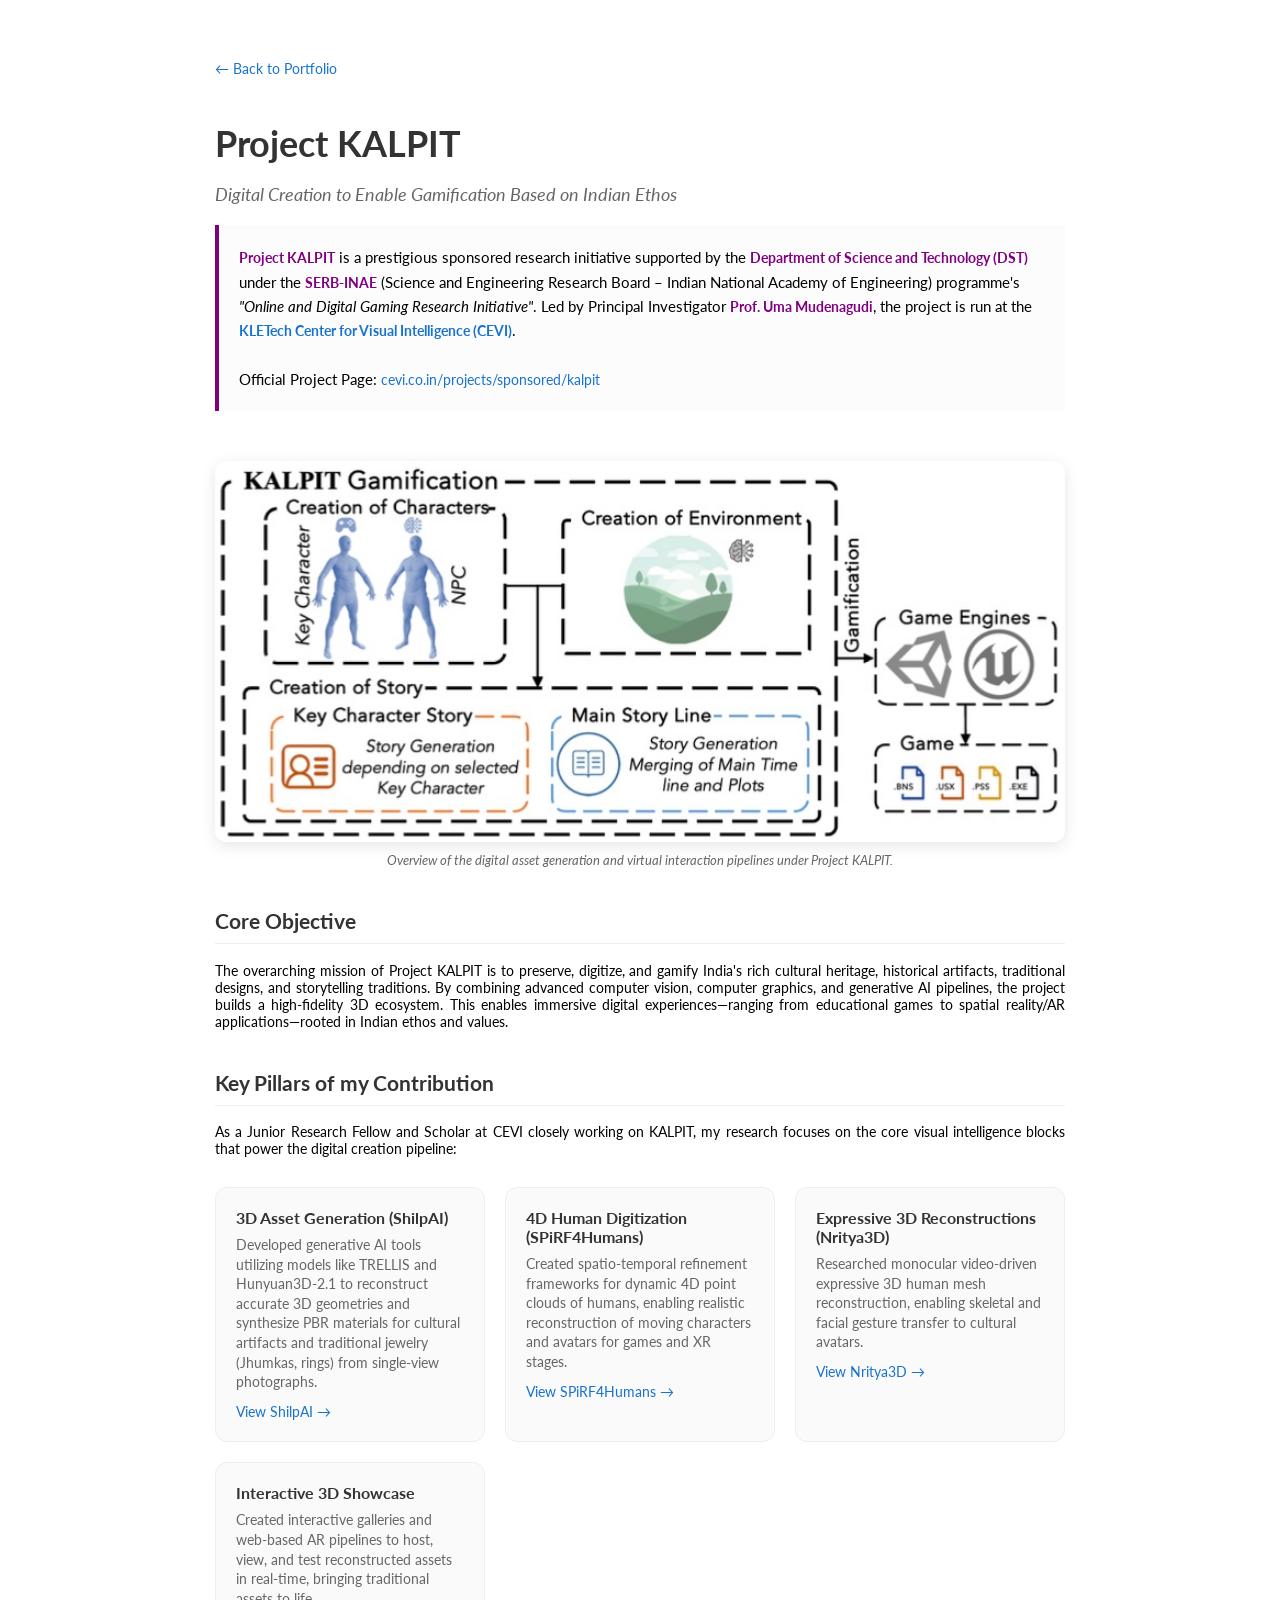
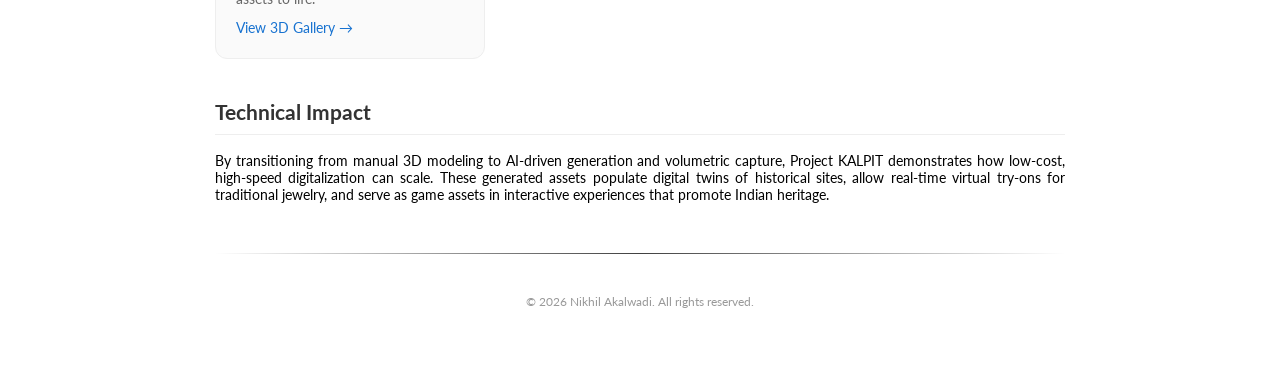
<file: public/projects/kalpit.html>
<!DOCTYPE HTML PUBLIC "-//W3C//DTD HTML 4.01 Transitional//EN">
<html>
<head>
  <meta name="viewport" content="width=device-width, initial-scale=1.0">
  <title>Project KALPIT - Nikhil Akalwadi</title>
  <link rel="icon" href="../images/favicon_io/N.jpeg" type="image/x-icon">
  <link href='https://fonts.googleapis.com/css?family=Lato:400,700,400italic,700italic' rel='stylesheet' type='text/css'>
  <link rel="stylesheet" href="../styles.css">
  <style>
    body {
      display: block;
      padding: 0;
      margin: 0;
      background-color: #ffffff;
      height: auto;
      align-items: center;
    }
    .container {
      max-width: 850px;
      margin: 40px auto;
      padding: 20px;
    }
    .back-link {
      margin-bottom: 20px;
      display: inline-block;
      text-decoration: none;
      color: #1772d0;
    }
    .back-link:hover {
      color: #f09228;
    }
    .project-image {
      width: 100%;
      border-radius: 12px;
      box-shadow: 0 4px 15px rgba(0,0,0,0.1);
      margin: 20px 0;
    }
    .project-context {
      background: #fcfcfc;
      padding: 20px;
      border-left: 4px solid #800080;
      margin-bottom: 30px;
      font-size: 15px;
      line-height: 1.6;
    }
    .project-context strong { color: #800080; }
    .feature-grid {
      display: grid;
      grid-template-columns: repeat(auto-fill, minmax(250px, 1fr));
      gap: 20px;
      margin-top: 30px;
    }
    .feature-card {
      padding: 20px;
      border: 1px solid #eee;
      border-radius: 12px;
      background: #fafafa;
      transition: transform 0.3s ease, box-shadow 0.3s ease;
    }
    .feature-card:hover {
      transform: translateY(-5px);
      box-shadow: 0 8px 16px rgba(0,0,0,0.05);
    }
    .feature-card strong {
      display: block;
      margin-bottom: 8px;
      color: #333;
      font-size: 16px;
    }
    .feature-card p {
      margin: 0;
      font-size: 14px;
      color: #666;
      line-height: 1.4;
    }
    h1 { font-size: 36px; margin-bottom: 10px; color: #333; }
    .tagline { font-style: italic; color: #666; font-size: 18px; margin-bottom: 20px; }
    .section-title { border-bottom: 1px solid #eee; padding-bottom: 10px; margin-top: 40px; color: #333; }
  </style>
</head>
<body>
  <div class="container">
    <a href="../index.html" class="back-link">← Back to Portfolio</a>
    
    <h1>Project KALPIT</h1>
    <p class="tagline">Digital Creation to Enable Gamification Based on Indian Ethos</p>

    <div class="project-context">
      <strong>Project KALPIT</strong> is a prestigious sponsored research initiative supported by the <strong>Department of Science and Technology (DST)</strong> under the <strong>SERB-INAE</strong> (Science and Engineering Research Board – Indian National Academy of Engineering) programme's <em>"Online and Digital Gaming Research Initiative"</em>. Led by Principal Investigator <strong>Prof. Uma Mudenagudi</strong>, the project is run at the <strong><a href="https://cevi.co.in" target="_blank">KLETech Center for Visual Intelligence (CEVI)</a></strong>.
      <br><br>
      Official Project Page: <a href="https://cevi.co.in/projects/sponsored/kalpit" target="_blank">cevi.co.in/projects/sponsored/kalpit</a>
    </div>

    <div class="content">
      <img src="../images/kalpit_overview.jpeg" alt="Project KALPIT Overview" class="project-image">
      <p align="center" style="margin-top: -10px; font-size: 13px; color: #666; font-style: italic;">Overview of the digital asset generation and virtual interaction pipelines under Project KALPIT.</p>

      <h2 class="section-title">Core Objective</h2>
      <p align="justify">
        The overarching mission of Project KALPIT is to preserve, digitize, and gamify India's rich cultural heritage, historical artifacts, traditional designs, and storytelling traditions. By combining advanced computer vision, computer graphics, and generative AI pipelines, the project builds a high-fidelity 3D ecosystem. This enables immersive digital experiences—ranging from educational games to spatial reality/AR applications—rooted in Indian ethos and values.
      </p>

      <h2 class="section-title">Key Pillars of my Contribution</h2>
      <p align="justify">
        As a Junior Research Fellow and Scholar at CEVI closely working on KALPIT, my research focuses on the core visual intelligence blocks that power the digital creation pipeline:
      </p>

      <div class="feature-grid">
        <div class="feature-card">
          <strong>3D Asset Generation (ShilpAI)</strong>
          <p>Developed generative AI tools utilizing models like TRELLIS and Hunyuan3D-2.1 to reconstruct accurate 3D geometries and synthesize PBR materials for cultural artifacts and traditional jewelry (Jhumkas, rings) from single-view photographs.</p>
          <p style="margin-top: 10px; font-size: 12px;"><a href="shilpai.html">View ShilpAI →</a></p>
        </div>

        <div class="feature-card">
          <strong>4D Human Digitization (SPiRF4Humans)</strong>
          <p>Created spatio-temporal refinement frameworks for dynamic 4D point clouds of humans, enabling realistic reconstruction of moving characters and avatars for games and XR stages.</p>
          <p style="margin-top: 10px; font-size: 12px;"><a href="spirf4humans.html">View SPiRF4Humans →</a></p>
        </div>

        <div class="feature-card">
          <strong>Expressive 3D Reconstructions (Nritya3D)</strong>
          <p>Researched monocular video-driven expressive 3D human mesh reconstruction, enabling skeletal and facial gesture transfer to cultural avatars.</p>
          <p style="margin-top: 10px; font-size: 12px;"><a href="nritya3d.html">View Nritya3D →</a></p>
        </div>

        <div class="feature-card">
          <strong>Interactive 3D Showcase</strong>
          <p>Created interactive galleries and web-based AR pipelines to host, view, and test reconstructed assets in real-time, bringing traditional assets to life.</p>
          <p style="margin-top: 10px; font-size: 12px;"><a href="gallery.html">View 3D Gallery →</a></p>
        </div>
      </div>

      <h2 class="section-title">Technical Impact</h2>
      <p align="justify">
        By transitioning from manual 3D modeling to AI-driven generation and volumetric capture, Project KALPIT demonstrates how low-cost, high-speed digitalization can scale. These generated assets populate digital twins of historical sites, allow real-time virtual try-ons for traditional jewelry, and serve as game assets in interactive experiences that promote Indian heritage.
      </p>
    </div>

    <hr class="horizontal-line" style="margin-top: 50px;">
    <p align="center" style="font-size: 12px; color: #999;">&copy; 2026 Nikhil Akalwadi. All rights reserved.</p>
  </div>
</body>
</html>
</file>
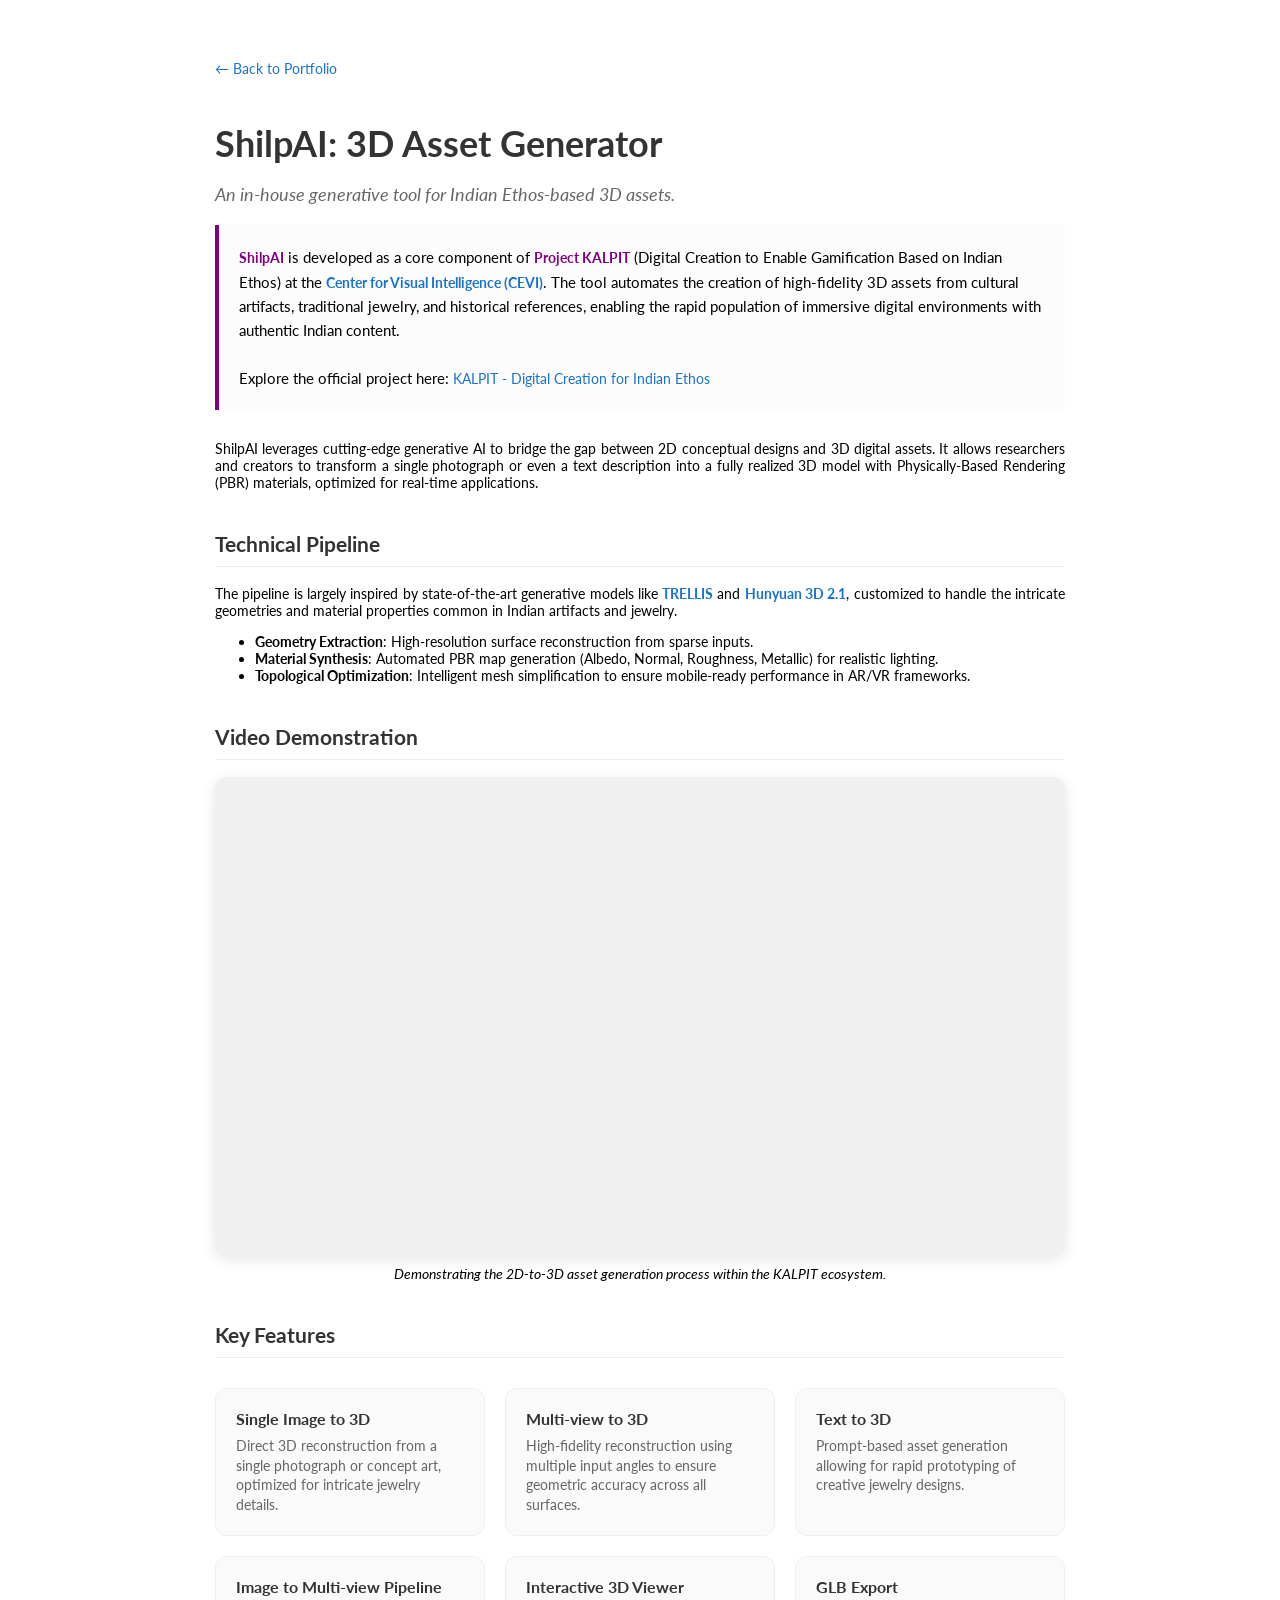
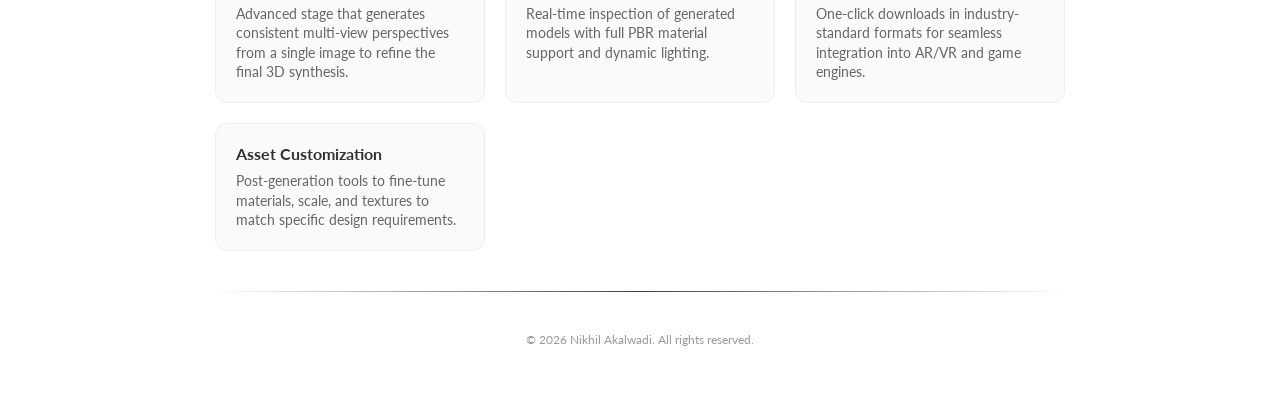
<file: public/projects/shilpai.html>
<!DOCTYPE HTML PUBLIC "-//W3C//DTD HTML 4.01 Transitional//EN">
<html>
<head>
  <meta name="viewport" content="width=device-width, initial-scale=1.0">
  <title>ShilpAI Tool - Nikhil Akalwadi</title>
  <link rel="icon" href="../images/favicon_io/N.jpeg" type="image/x-icon">
  <link href='https://fonts.googleapis.com/css?family=Lato:400,700,400italic,700italic' rel='stylesheet' type='text/css'>
  <link rel="stylesheet" href="../styles.css">
  <style>
    body {
      display: block;
      padding: 0;
      margin: 0;
      background-color: #ffffff;
      height: auto;
      align-items: center;
    }
    .container {
      max-width: 850px;
      margin: 40px auto;
      padding: 20px;
    }
    .back-link {
      margin-bottom: 20px;
      display: inline-block;
      text-decoration: none;
      color: #1772d0;
    }
    .back-link:hover {
      color: #f09228;
    }
    .project-video {
      width: 100%;
      border-radius: 8px;
      box-shadow: 0 4px 15px rgba(0,0,0,0.1);
      margin: 20px 0;
    }
    .project-context {
      background: #fcfcfc;
      padding: 20px;
      border-left: 4px solid #800080;
      margin-bottom: 30px;
      font-size: 15px;
      line-height: 1.6;
    }
    .project-context strong { color: #800080; }
    .feature-grid {
      display: grid;
      grid-template-columns: repeat(auto-fill, minmax(250px, 1fr));
      gap: 20px;
      margin-top: 30px;
    }
    .feature-card {
      padding: 20px;
      border: 1px solid #eee;
      border-radius: 12px;
      background: #fafafa;
      transition: transform 0.3s ease, box-shadow 0.3s ease;
    }
    .feature-card:hover {
      transform: translateY(-5px);
      box-shadow: 0 8px 16px rgba(0,0,0,0.05);
    }
    .feature-card strong {
      display: block;
      margin-bottom: 8px;
      color: #333;
      font-size: 16px;
    }
    .feature-card p {
      margin: 0;
      font-size: 14px;
      color: #666;
      line-height: 1.4;
    }
    h1 { font-size: 36px; margin-bottom: 10px; color: #333; }
    .tagline { font-style: italic; color: #666; font-size: 18px; margin-bottom: 20px; }
    .section-title { border-bottom: 1px solid #eee; padding-bottom: 10px; margin-top: 40px; color: #333; }
  </style>
</head>
<body>
  <div class="container">
    <a href="../index.html" class="back-link">← Back to Portfolio</a>
    
    <h1>ShilpAI: 3D Asset Generator</h1>
    <p class="tagline">An in-house generative tool for Indian Ethos-based 3D assets.</p>

    <div class="project-context">
      <strong>ShilpAI</strong> is developed as a core component of <strong>Project KALPIT</strong> (Digital Creation to Enable Gamification Based on Indian Ethos) at the <strong><a href="https://cevi.co.in" target="_blank">Center for Visual Intelligence (CEVI)</a></strong>. The tool automates the creation of high-fidelity 3D assets from cultural artifacts, traditional jewelry, and historical references, enabling the rapid population of immersive digital environments with authentic Indian content.
      <br><br>
      Explore the official project here: <a href="https://cevi.co.in/projects/sponsored/kalpit" target="_blank">KALPIT - Digital Creation for Indian Ethos</a>
    </div>

    <div class="content">
      <p align="justify">
        ShilpAI leverages cutting-edge generative AI to bridge the gap between 2D conceptual designs and 3D digital assets. It allows researchers and creators to transform a single photograph or even a text description into a fully realized 3D model with Physically-Based Rendering (PBR) materials, optimized for real-time applications.
      </p>

      <h2 class="section-title">Technical Pipeline</h2>
      <p align="justify">
        The pipeline is largely inspired by state-of-the-art generative models like <strong><a href="https://microsoft.github.io/TRELLIS/" target="_blank">TRELLIS</a></strong> and <strong><a href="https://github.com/Tencent-Hunyuan/Hunyuan3D-2.1" target="_blank">Hunyuan 3D 2.1</a></strong>, customized to handle the intricate geometries and material properties common in Indian artifacts and jewelry.
        <ul>
          <li><strong>Geometry Extraction</strong>: High-resolution surface reconstruction from sparse inputs.</li>
          <li><strong>Material Synthesis</strong>: Automated PBR map generation (Albedo, Normal, Roughness, Metallic) for realistic lighting.</li>
          <li><strong>Topological Optimization</strong>: Intelligent mesh simplification to ensure mobile-ready performance in AR/VR frameworks.</li>
        </ul>
      </p>

      <h2 class="section-title">Video Demonstration</h2>
      <div class="video-container" style="position: relative; padding-bottom: 56.25%; height: 0; overflow: hidden; max-width: 100%; background: #f0f0f0; border-radius: 12px; box-shadow: 0 4px 15px rgba(0,0,0,0.1);">
        <!-- Replace YOUR_FILE_ID with the actual Google Drive file ID -->
        <iframe 
          src="https://drive.google.com/file/d/12TBoDRObMWe0uK48IZUHCQGzjxr55z0T/preview" 
          style="position: absolute; top: 0; left: 0; width: 100%; height: 100%; border: 0;" 
          allow="autoplay" 
          allowfullscreen>
        </iframe>
      </div>
      <p align="center" style="margin-top: 10px;"><em>Demonstrating the 2D-to-3D asset generation process within the KALPIT ecosystem.</em></p>

      <h2 class="section-title">Key Features</h2>
      <div class="feature-grid">
        <div class="feature-card">
          <strong>Single Image to 3D</strong>
          <p>Direct 3D reconstruction from a single photograph or concept art, optimized for intricate jewelry details.</p>
        </div>
        <div class="feature-card">
          <strong>Multi-view to 3D</strong>
          <p>High-fidelity reconstruction using multiple input angles to ensure geometric accuracy across all surfaces.</p>
        </div>
        <div class="feature-card">
          <strong>Text to 3D</strong>
          <p>Prompt-based asset generation allowing for rapid prototyping of creative jewelry designs.</p>
        </div>
        <div class="feature-card">
          <strong>Image to Multi-view Pipeline</strong>
          <p>Advanced stage that generates consistent multi-view perspectives from a single image to refine the final 3D synthesis.</p>
        </div>
        <div class="feature-card">
          <strong>Interactive 3D Viewer</strong>
          <p>Real-time inspection of generated models with full PBR material support and dynamic lighting.</p>
        </div>
        <div class="feature-card">
          <strong>GLB Export</strong>
          <p>One-click downloads in industry-standard formats for seamless integration into AR/VR and game engines.</p>
        </div>
        <div class="feature-card">
          <strong>Asset Customization</strong>
          <p>Post-generation tools to fine-tune materials, scale, and textures to match specific design requirements.</p>
        </div>
      </div>

    </div>

    <hr class="horizontal-line">
    <p align="center" style="font-size: 12px; color: #999;">&copy; 2026 Nikhil Akalwadi. All rights reserved.</p>
  </div>
</body>
</html>
</file>
<file: public/styles.css>
a {
  color: #1772d0;
  text-decoration: none;
}

a:focus,
a:hover {
  color: #f09228;
  text-decoration: none;
}

body,
td,
th,
tr,
p,
a {
  font-family: 'Lato', Verdana, Helvetica, sans-serif;
  font-size: 14px
}

strong {
  font-family: 'Lato', Verdana, Helvetica, sans-serif;
  font-size: 14px;
}

heading {
  font-family: 'Lato', Verdana, Helvetica, sans-serif;
  font-size: 22px;
}

papertitle {
  font-family: 'Lato', Verdana, Helvetica, sans-serif;
  font-size: 14px;
  font-weight: 700
}

name {
  font-family: 'Lato', Verdana, Helvetica, sans-serif;
  font-size: 32px;
}

.one {
  width: 160px;
  height: 160px;
  position: relative;
}

/* .two {
  width: 160px;
  height: 160px;
  position: absolute;
  transition: opacity .2s ease-in-out;
  -moz-transition: opacity .2s ease-in-out;
  -webkit-transition: opacity .2s ease-in-out;
} */

/* .fade {
  transition: opacity .2s ease-in-out;
  -moz-transition: opacity .2s ease-in-out;
  -webkit-transition: opacity .2s ease-in-out;
} */

/* span.highlight {
  background-color: #ffffd0;
} */




.depth-effect {
    transition: transform 0.4s cubic-bezier(0.165, 0.84, 0.44, 1), box-shadow 0.4s cubic-bezier(0.165, 0.84, 0.44, 1);
  }
  
  .depth-effect:hover {
    transform: translateY(-8px) scale(1.02);
    box-shadow: 0 20px 40px rgba(0, 0, 0, 0.15);
  }

@keyframes fadeIn {
  from { opacity: 0; transform: translateY(10px); }
  to { opacity: 1; transform: translateY(0); }
}

.featured-project {
  animation: fadeIn 0.8s ease-out forwards;
}

body {
  margin: 0;
  width: 100%;
  min-height: 100vh;
  display: block; /* Fixed from flex to standard block for portfolio layout */
  padding: 0;
}

label {
    width: 100px;
    height: 50px;
    position: relative;
    display: block;
    background: #ebebeb;
    border-radius: 50px;
    box-shadow: inset 0px 5px 15px rgba(0, 0, 0, 0), inset 0px -5px 15px rgba(255, 255, 255, 0.4);
    cursor: pointer;
    transition: 0.3s;
    margin-top: 20px; /* Add margin to separate from the top */
    margin-right: 20px; /* Add margin to separate from the right */
}
label:after {
    content: "";
    width: 30px; /* Adjusted width */
    height: 30px; /* Adjusted height */
    position: absolute;
    top: 10px;
    left: 10px;
    background: linear-gradient(180deg, #ffcc89, #d8860b);
    border-radius: 50%; /* Ensures it's circular */
    box-shadow: 0px 5px 10px rgba(0, 0, 0, 0.2);
    transition: 0.3s;
}

input {
    width: 0;
    height: 0;
    visibility: hidden;
}

input:checked + label {
    background: #242424;
}

input:checked + label:after {
    left: 90%; /* Adjusted position */
    transform: translateX(-100%);
    background: linear-gradient(180deg, #777, #3a3a3a);
}

label:active:after {
    width: 40px; /* Adjusted width */
}

.background {
    width: 100vw;
    height: 100vh;
    background: #fff;
    z-index: -1;
    position: absolute;
    transition: 0.3s;
}

input:checked + label + .background {
    background: #242424;
}
.review-section {
  max-width: 800px;
  margin: 0 auto;
  background-color: #ffffff;
  border: 1px solid #aea5a5;
  border-radius: 8px;
  padding: 20px;
  box-shadow: 0 10px 10px rgba(0,0,0,0.05);
}

.horizontal-line {
    border: 0;
    height: 1px;
    background-image: linear-gradient(to right, rgba(0, 0, 0, 0), rgba(0, 0, 0, 0.75), rgba(0, 0, 0, 0));
    margin: 40px 0;
}

.pink-text {
  color: #ff42a3;
  font-weight: 600;
}

.research-section {
  max-width: 800px;
  margin: 0 auto;
  background-color: #ffffff;
  border-radius: 8px;
  padding: 30px;
  box-shadow: 0 2px 4px rgba(0,0,0,0.1);
}
.highlight {
  color: #3498db;
  text-decoration: none;
  background-image: linear-gradient(120deg, #a1c4fd 0%, #a1c4fd 100%);
  background-repeat: no-repeat;
  background-size: 100% 0.2em;
  background-position: 0 95%;
  transition: background-size 0.25s ease-in;
}
.highlight:hover {
  background-size: 100% 88%;
}


.updates-container {
  max-height: 250px; /* Adjust height as needed */
  overflow-y: auto;
  padding-right: 10px;
  border: 0.2px solid #ddd;
  border-radius: 5px;
  background-color: #f9f9f9;
}

/* Projects Grid Styles */
.projects-grid {
  display: flex;
  flex-wrap: wrap;
  gap: 20px;
  margin: 20px 0;
}

.project-card {
  flex: 0 0 calc(33.333% - 20px);
  min-width: 250px;
  text-align: center;
  display: flex;
  flex-direction: column;
  align-items: center;
}

.project-img-container {
  width: 100%;
  height: 200px; /* Fixed height for consistency */
  display: flex;
  align-items: center;
  justify-content: center;
  margin-bottom: 12px;
  overflow: hidden;
  border-radius: 12px;
  border: 1px solid #eee;
  background-color: #fafafa;
  transition: all 0.3s cubic-bezier(0.165, 0.84, 0.44, 1);
}

.project-card:hover .project-img-container {
  transform: translateY(-5px);
  box-shadow: 0 10px 20px rgba(0, 0, 0, 0.08);
  border-color: #ddd;
}

.project-img-container img {
  max-width: 90%;
  max-height: 90%;
  object-fit: contain;
}

.project-card strong {
  display: block;
  margin-bottom: 4px;
  font-size: 16px;
  color: #1772d0;
}

.project-card p {
  font-size: 13px;
  color: #555;
  margin: 0;
}

.project-card a {
  text-decoration: none;
  width: 100%;
}

.project-card a:hover strong {
  color: #f09228;
}

@media (max-width: 768px) {
  .project-card {
    flex: 1 1 100%;
  }
}

/* Publication Tile Styles */
.publication-card {
  background: #ffffff;
  border: 1px solid #efefef;
  border-radius: 14px;
  padding: 25px;
  margin-bottom: 28px;
  box-shadow: 0 10px 30px rgba(0, 0, 0, 0.04), 0 2px 8px rgba(0, 0, 0, 0.02);
  transition: all 0.4s cubic-bezier(0.165, 0.84, 0.44, 1);
  display: flex;
  gap: 30px;
  align-items: flex-start;
  position: relative;
}

.publication-card:hover {
  transform: translateY(-6px);
  box-shadow: 0 20px 40px rgba(0, 0, 0, 0.08), 0 4px 12px rgba(0, 0, 0, 0.03);
  border-color: #e5e5e5;
}

.pub-image {
  flex: 0 0 35%;
  max-width: 35%;
}

.pub-image img {
  width: 100%;
  border-radius: 8px;
  display: block;
}

.pub-content {
  flex: 1;
  padding-right: 120px; /* Space for the tag */
}

.pub-content papertitle {
  font-size: 18px;
  font-weight: 700;
  color: #333;
  margin-bottom: 8px;
  display: inline-block;
}

.pub-content p {
  margin: 10px 0;
  line-height: 1.5;
  color: #555;
}

.pub-links {
  margin-top: 12px;
  font-size: 13px;
}

.pub-links a {
  margin-right: 10px;
}

/* Publication Tag Styles */
.pub-tag {
  position: absolute;
  top: 20px;
  right: 20px;
  display: inline-block;
  padding: 5px 12px;
  border-radius: 6px;
  font-size: 9px;
  font-weight: 900;
  text-transform: uppercase;
  letter-spacing: 0.5px;
  box-shadow: 0 2px 4px rgba(0,0,0,0.05);
  z-index: 10;
}

.tag-workshop { background-color: #e3f2fd; color: #1565c0; border: 1px solid #bbdefb; }
.tag-conference { background-color: #e8f5e9; color: #2e7d32; border: 1px solid #c8e6c9; }
.tag-report { background-color: #fff3e0; color: #e65100; border: 1px solid #ffe0b2; }
.tag-poster { background-color: #f3e5f5; color: #7b1fa2; border: 1px solid #e1bee7; }

/* Filter Bar Styles */
.pub-filters {
  display: flex;
  flex-wrap: wrap;
  gap: 12px;
  margin: 20px 0 30px 0;
  padding: 0;
  list-style: none;
}

.filter-btn {
  background: #f8f9fa;
  border: 1px solid #e9ecef;
  border-radius: 8px;
  padding: 8px 16px;
  font-size: 13px;
  font-weight: 600;
  color: #6c757d;
  cursor: pointer;
  transition: all 0.2s ease;
  display: flex;
  align-items: center;
  gap: 8px;
}

.filter-btn:hover {
  background: #f1f3f5;
  border-color: #dee2e6;
  color: #495057;
  transform: translateY(-2px);
}

.filter-btn.active {
  background: #1772d0;
  color: white;
  border-color: #1772d0;
  box-shadow: 0 4px 12px rgba(23, 114, 208, 0.2);
}

.filter-btn .count {
  font-size: 11px;
  background: rgba(0,0,0,0.08);
  padding: 2px 6px;
  border-radius: 4px;
}

.filter-btn.active .count {
  background: rgba(255,255,255,0.2);
}

/* Match Tag Colors on Buttons when Active or Hovered? */
.filter-btn[data-filter="tag-report"].active { background-color: #e65100; border-color: #e65100; }
.filter-btn[data-filter="tag-conference"].active { background-color: #2e7d32; border-color: #2e7d32; }
.filter-btn[data-filter="tag-workshop"].active { background-color: #1565c0; border-color: #1565c0; }
.filter-btn[data-filter="tag-poster"].active { background-color: #7b1fa2; border-color: #7b1fa2; }


@media (max-width: 600px) {
  .publication-card {
    flex-direction: column;
    gap: 15px;
  }
  .pub-image {
    flex: 0 0 100%;
    max-width: 100%;
  }
}
</file>
